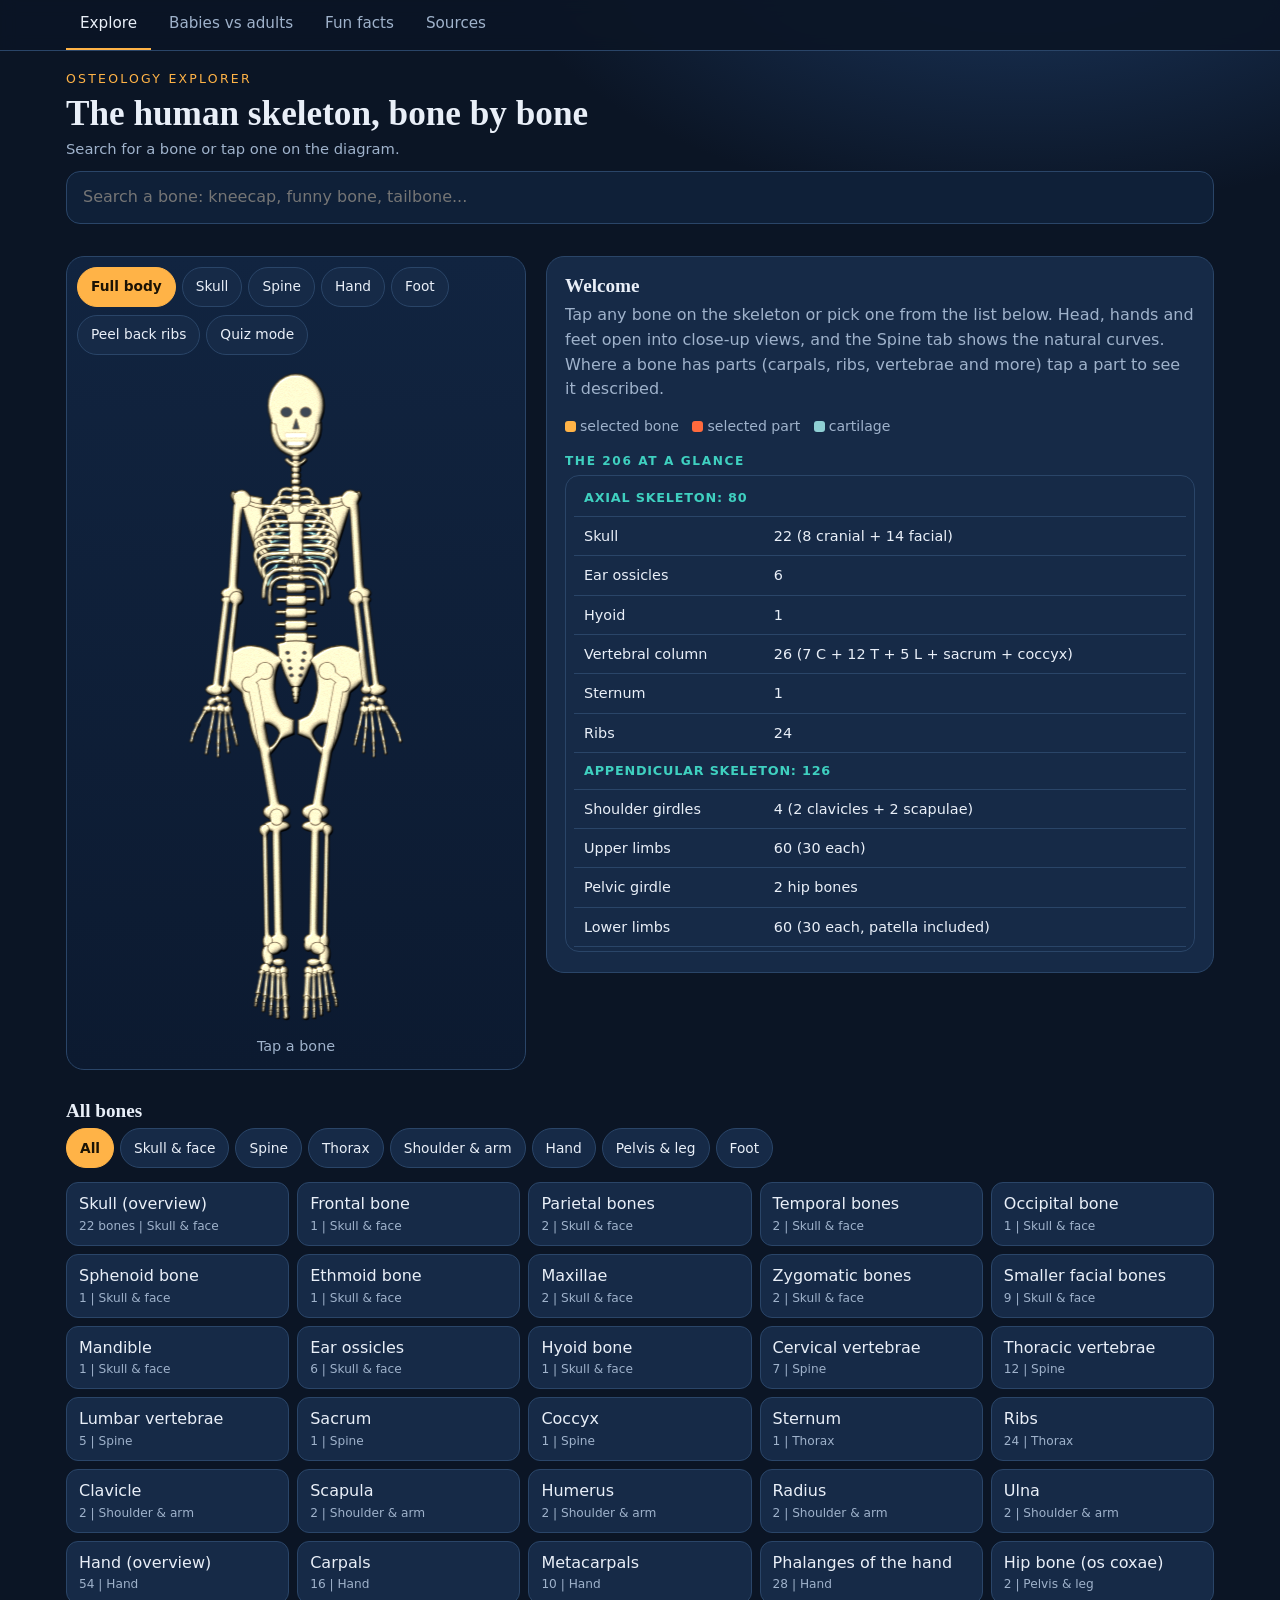
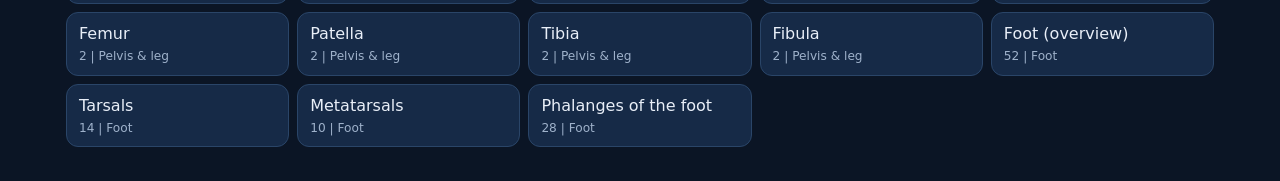
<file: index.html>
<!DOCTYPE html>
<html lang="en"><head><meta charset="utf-8">
<meta name="viewport" content="width=device-width, initial-scale=1">
<title>Osteology Explorer | The Human Skeleton, Bone by Bone</title><meta name="description" content="An interactive guide to the 206 bones of the adult skeleton: where each bone lives, what it does, clinical pearls and how babies differ from adults."><meta name="theme-color" content="#0b1525">
<link rel="stylesheet" href="style.css"></head><body>
<nav class="tabs"><div class="wrap"><a href="index.html" class="on">Explore</a><a href="growth.html">Babies vs adults</a><a href="fun.html">Fun facts</a><a href="about.html">Sources</a></div></nav>
<header class="hero slim"><div class="wrap">
  <p class="eyebrow">Osteology Explorer</p>
  <h1>The human skeleton, bone by bone</h1>
  <p class="sub">Search for a bone or tap one on the diagram.</p>
  <div class="searchbar"><input class="search" id="search" type="search" placeholder="Search a bone: kneecap, funny bone, tailbone..." aria-label="Search bones" autocomplete="off"><div class="sres" id="sres"></div></div>
</div></header>
<section id="explore" style="padding-top:8px"><div class="wrap">
  <div class="explorer">
    <div class="stage" id="stage">
      <div class="viewtabs" id="viewtabs"></div>
      <div class="toolbar"><button class="mini" id="peel">Peel back ribs</button><button class="mini" id="quizBtn">Quiz mode</button></div>
      <svg id="svg" viewBox="0 0 400 1030" preserveAspectRatio="xMidYMid meet" role="img" aria-label="Interactive skeleton diagram"></svg>
      <div class="hovertag" id="hovertag">Tap a bone</div>
    </div>
    <div class="info" id="info"></div>
  </div>
  <div class="indexbox"><h3>All bones</h3><div class="filters" id="filters"></div><div class="list" id="list"></div></div>
</div></section>
<div class="mbar" id="mbar"><span id="mname"></span><button class="btn pri" id="mgo">Details</button></div>

<script src="bones.js"></script></body></html>
</file>
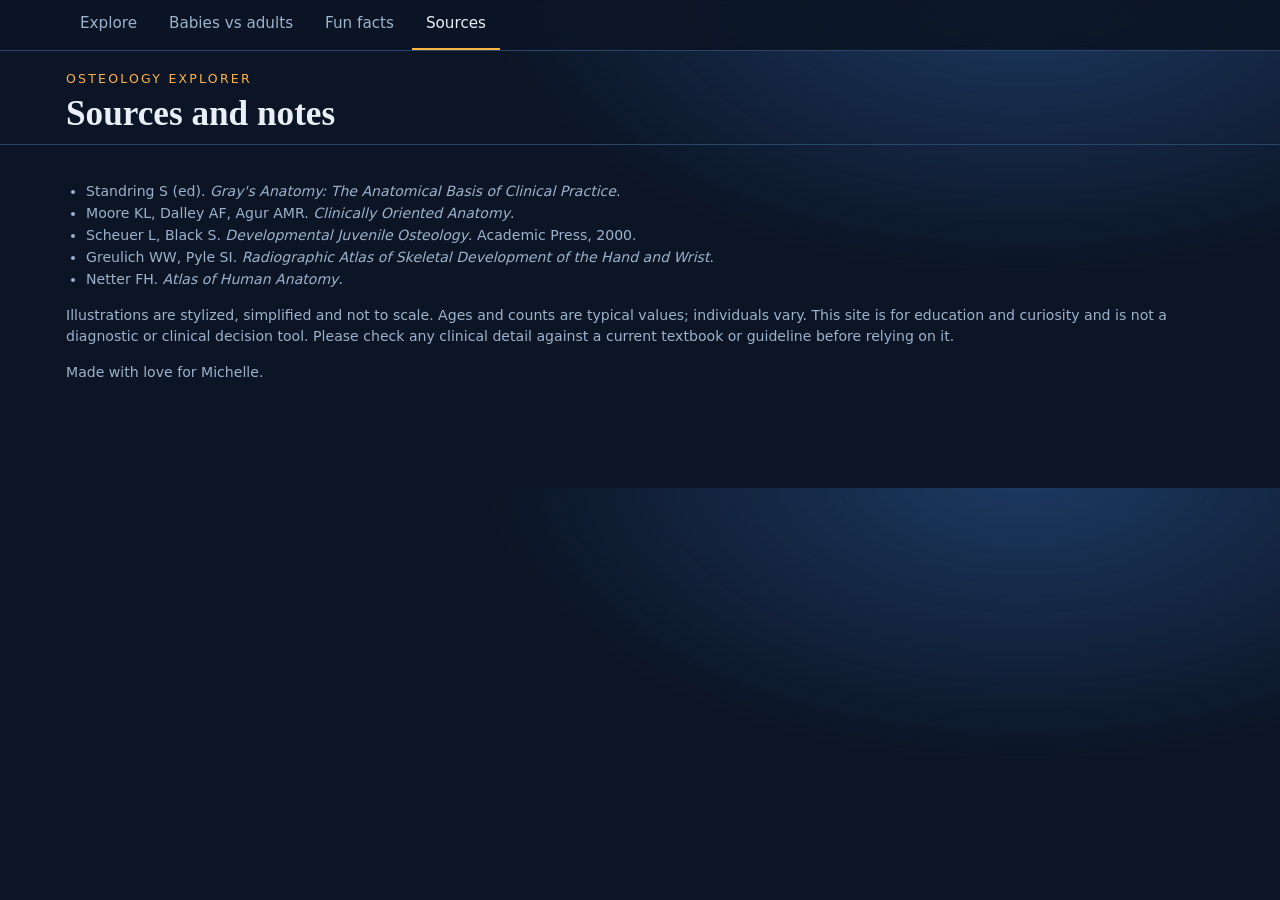
<file: about.html>
<!DOCTYPE html>
<html lang="en"><head><meta charset="utf-8">
<meta name="viewport" content="width=device-width, initial-scale=1">
<title>Sources | Osteology Explorer</title><meta name="description" content="References and notes."><meta name="theme-color" content="#0b1525">
<link rel="stylesheet" href="style.css"></head><body>
<nav class="tabs"><div class="wrap"><a href="index.html">Explore</a><a href="growth.html">Babies vs adults</a><a href="fun.html">Fun facts</a><a href="about.html" class="on">Sources</a></div></nav>
<header class="hero slim pagehead"><div class="wrap"><p class="eyebrow">Osteology Explorer</p><h1>Sources and notes</h1></div></header><footer><div class="wrap">
  
  <ul>
    <li>Standring S (ed). <i>Gray's Anatomy: The Anatomical Basis of Clinical Practice</i>.</li>
    <li>Moore KL, Dalley AF, Agur AMR. <i>Clinically Oriented Anatomy</i>.</li>
    <li>Scheuer L, Black S. <i>Developmental Juvenile Osteology</i>. Academic Press, 2000.</li>
    <li>Greulich WW, Pyle SI. <i>Radiographic Atlas of Skeletal Development of the Hand and Wrist</i>.</li>
    <li>Netter FH. <i>Atlas of Human Anatomy</i>.</li>
  </ul>
  <p>Illustrations are stylized, simplified and not to scale. Ages and counts are typical values; individuals vary. This site is for education and curiosity and is not a diagnostic or clinical decision tool. Please check any clinical detail against a current textbook or guideline before relying on it.</p>
  <p>Made with love for Michelle.</p>
</div></footer>

<script src="bones.js"></script></body></html>
</file>
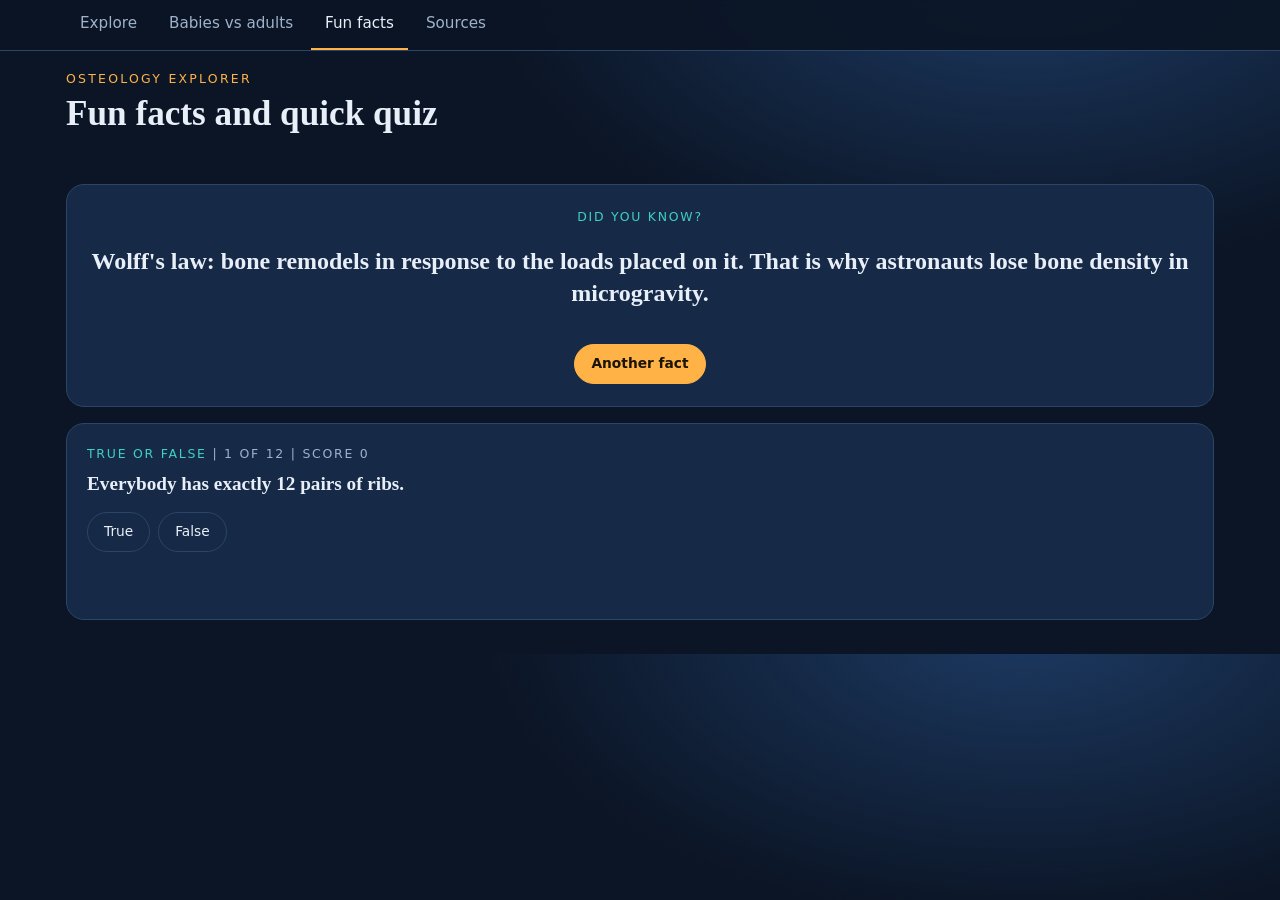
<file: fun.html>
<!DOCTYPE html>
<html lang="en"><head><meta charset="utf-8">
<meta name="viewport" content="width=device-width, initial-scale=1">
<title>Fun facts and quiz | Osteology Explorer</title><meta name="description" content="Bone fun facts and a true or false quiz."><meta name="theme-color" content="#0b1525">
<link rel="stylesheet" href="style.css"></head><body>
<nav class="tabs"><div class="wrap"><a href="index.html">Explore</a><a href="growth.html">Babies vs adults</a><a href="fun.html" class="on">Fun facts</a><a href="about.html">Sources</a></div></nav>
<header class="hero slim pagehead"><div class="wrap"><p class="eyebrow">Osteology Explorer</p><h1>Fun facts and quick quiz</h1></div></header><section id="fun"><div class="wrap">
  
  <div class="deck">
    <div class="tag" id="facttag">Did you know?</div>
    <p id="factText"></p>
    <button class="btn pri" id="nextFact">Another fact</button>
  </div>
  <div class="tf">
    <div class="tag" style="color:var(--hl2);font-size:.78rem;letter-spacing:.14em;text-transform:uppercase">True or false <span id="tfScore" style="color:var(--mute)"></span></div>
    <div class="q" id="tfQ"></div>
    <div class="row" id="tfBtns"><button class="btn" data-a="1">True</button><button class="btn" data-a="0">False</button></div>
    <div class="fb" id="tfFb"></div>
    <div class="row"><button class="btn pri" id="tfNext" style="display:none">Next</button></div>
  </div>
</div></section>


<script src="bones.js"></script></body></html>
</file>
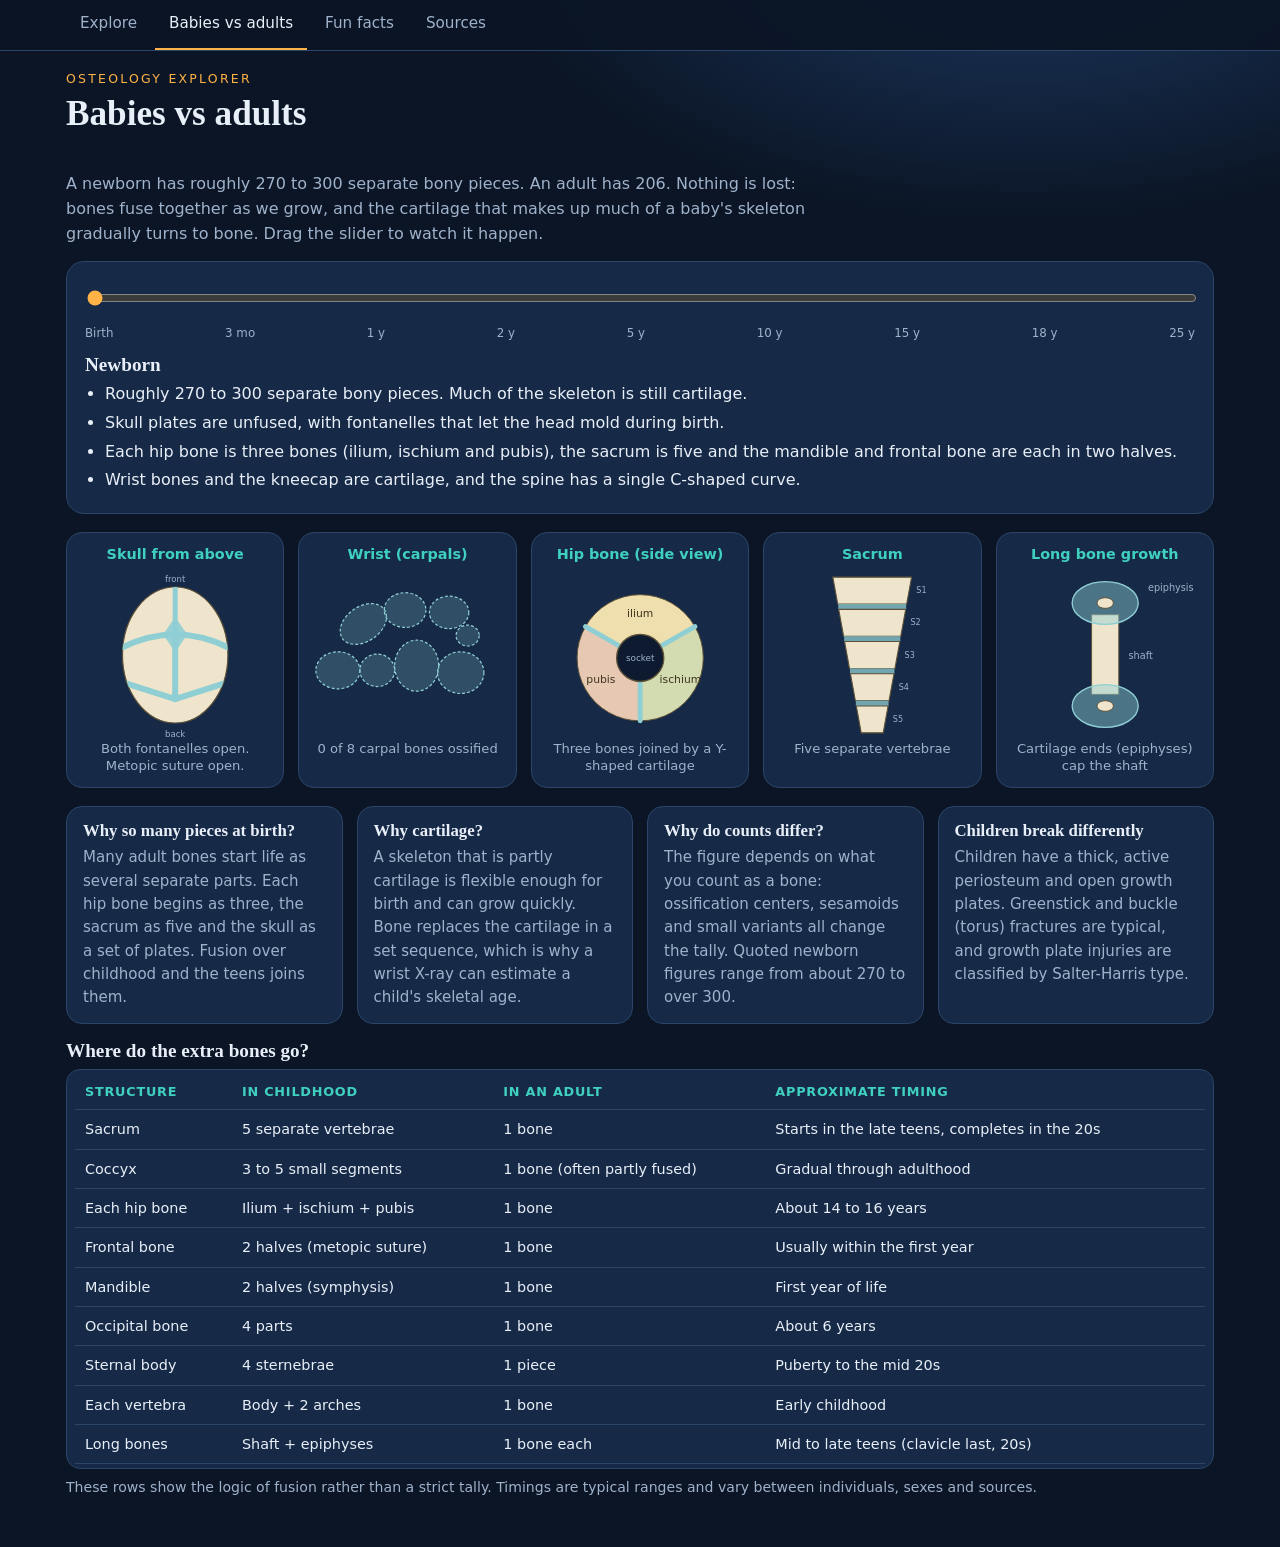
<file: growth.html>
<!DOCTYPE html>
<html lang="en"><head><meta charset="utf-8">
<meta name="viewport" content="width=device-width, initial-scale=1">
<title>Babies vs adults | Osteology Explorer</title><meta name="description" content="Why newborns have more bony pieces than adults and when they fuse."><meta name="theme-color" content="#0b1525">
<link rel="stylesheet" href="style.css"></head><body>
<nav class="tabs"><div class="wrap"><a href="index.html">Explore</a><a href="growth.html" class="on">Babies vs adults</a><a href="fun.html">Fun facts</a><a href="about.html">Sources</a></div></nav>
<header class="hero slim pagehead"><div class="wrap"><p class="eyebrow">Osteology Explorer</p><h1>Babies vs adults</h1></div></header><section id="growth"><div class="wrap">
  <h2 style="display:none">Babies vs adults</h2>
  <p class="lead">A newborn has roughly 270 to 300 separate bony pieces. An adult has 206. Nothing is lost: bones fuse together as we grow, and the cartilage that makes up much of a baby's skeleton gradually turns to bone. Drag the slider to watch it happen.</p>
  <div class="ager">
    <input type="range" id="age" min="0" max="8" step="1" value="0" aria-label="Age">
    <div class="ticks" id="ticks"></div>
    <h3 id="agetitle" style="margin-top:12px"></h3>
    <ul id="agelist"></ul>
  </div>
  <div class="widgets" id="widgets"></div>
  <div class="cols">
    <div class="card"><h3>Why so many pieces at birth?</h3><p>Many adult bones start life as several separate parts. Each hip bone begins as three, the sacrum as five and the skull as a set of plates. Fusion over childhood and the teens joins them.</p></div>
    <div class="card"><h3>Why cartilage?</h3><p>A skeleton that is partly cartilage is flexible enough for birth and can grow quickly. Bone replaces the cartilage in a set sequence, which is why a wrist X-ray can estimate a child's skeletal age.</p></div>
    <div class="card"><h3>Why do counts differ?</h3><p>The figure depends on what you count as a bone: ossification centers, sesamoids and small variants all change the tally. Quoted newborn figures range from about 270 to over 300.</p></div>
    <div class="card"><h3>Children break differently</h3><p>Children have a thick, active periosteum and open growth plates. Greenstick and buckle (torus) fractures are typical, and growth plate injuries are classified by Salter-Harris type.</p></div>
  </div>
  <h3>Where do the extra bones go?</h3>
  <div class="tbl"><table>
    <tr><th>Structure</th><th>In childhood</th><th>In an adult</th><th>Approximate timing</th></tr>
    <tr><td>Sacrum</td><td>5 separate vertebrae</td><td>1 bone</td><td>Starts in the late teens, completes in the 20s</td></tr>
    <tr><td>Coccyx</td><td>3 to 5 small segments</td><td>1 bone (often partly fused)</td><td>Gradual through adulthood</td></tr>
    <tr><td>Each hip bone</td><td>Ilium + ischium + pubis</td><td>1 bone</td><td>About 14 to 16 years</td></tr>
    <tr><td>Frontal bone</td><td>2 halves (metopic suture)</td><td>1 bone</td><td>Usually within the first year</td></tr>
    <tr><td>Mandible</td><td>2 halves (symphysis)</td><td>1 bone</td><td>First year of life</td></tr>
    <tr><td>Occipital bone</td><td>4 parts</td><td>1 bone</td><td>About 6 years</td></tr>
    <tr><td>Sternal body</td><td>4 sternebrae</td><td>1 piece</td><td>Puberty to the mid 20s</td></tr>
    <tr><td>Each vertebra</td><td>Body + 2 arches</td><td>1 bone</td><td>Early childhood</td></tr>
    <tr><td>Long bones</td><td>Shaft + epiphyses</td><td>1 bone each</td><td>Mid to late teens (clavicle last, 20s)</td></tr>
  </table></div>
  <p class="legend" style="margin-top:8px">These rows show the logic of fusion rather than a strict tally. Timings are typical ranges and vary between individuals, sexes and sources.</p>
</div></section>


<script src="bones.js"></script></body></html>
</file>
<file: style.css>
:root{--bg:#0b1525;--panel:#162a47;--panel2:#1c3558;--line:#2a4568;--ink:#e9eff8;--mute:#9fb2cb;--bone:#eadcb8;--edge:#3b3120;--hl:#ffb347;--hl2:#3fd0c0;--cart:#8fcfd4;--bad:#ff7b7b;--good:#6ee7a0;--serif:"Iowan Old Style","Palatino Linotype",Palatino,Georgia,serif}
*{box-sizing:border-box}
html{scroll-behavior:smooth}
body{margin:0;background:radial-gradient(900px 500px at 80% -5%,#1d3a63 0,transparent 60%),var(--bg);color:var(--ink);font:16px/1.55 system-ui,-apple-system,"Segoe UI",Roboto,sans-serif;-webkit-text-size-adjust:100%}
.wrap{max-width:1180px;margin:0 auto;padding:0 16px}
.eyebrow{letter-spacing:.18em;text-transform:uppercase;color:var(--hl);font-size:.78rem;margin:0 0 6px}
h1,h2,h3{font-family:var(--serif);font-weight:600;line-height:1.15}
h1{font-size:clamp(2rem,6.5vw,3.5rem);margin:0 0 10px}
h2{font-size:clamp(1.5rem,4vw,2.1rem);margin:0 0 8px}
h3{font-size:1.2rem;margin:0 0 6px}
.hero{padding:34px 0 18px}
.sub,.lead{color:var(--mute);max-width:780px;margin:0 0 8px}
.stats{display:flex;flex-wrap:wrap;gap:10px;margin-top:18px}
.stat{background:var(--panel);border:1px solid var(--line);border-radius:14px;padding:9px 14px;font-size:.85rem;color:var(--mute)}
.stat b{display:block;font:600 1.45rem var(--serif);color:var(--hl)}
nav.tabs{position:sticky;top:0;z-index:30;background:rgba(11,21,37,.92);backdrop-filter:blur(8px);-webkit-backdrop-filter:blur(8px);border-bottom:1px solid var(--line)}
nav.tabs .wrap{display:flex;gap:4px;overflow-x:auto}
nav.tabs a{color:var(--mute);text-decoration:none;padding:12px 14px;white-space:nowrap;font-size:.95rem;border-bottom:2px solid transparent}
nav.tabs a.on{color:var(--ink);border-color:var(--hl)}
section{padding:28px 0 34px;scroll-margin-top:44px}
.explorer{display:grid;grid-template-columns:minmax(320px,460px) 1fr;gap:20px;align-items:start;margin-top:14px}
.stage{position:sticky;top:52px;background:linear-gradient(#112440,#0c1a30);border:1px solid var(--line);border-radius:18px;padding:10px 10px 12px}
.viewtabs,.toolbar{display:flex;gap:6px;flex-wrap:wrap;margin-bottom:8px}
.viewtabs{flex-wrap:nowrap;overflow-x:auto}
.vt{white-space:nowrap}
.vt,.mini,.btn{background:var(--panel);color:var(--ink);border:1px solid var(--line);border-radius:999px;padding:6px 13px;font:inherit;font-size:.86rem;cursor:pointer}
.vt.on,.mini.on,.btn.pri{background:var(--hl);color:#1b1305;border-color:var(--hl);font-weight:600}
.btn{padding:8px 16px}
#svg{display:block;width:100%;height:min(74vh,780px);touch-action:manipulation;-webkit-tap-highlight-color:transparent}
.hovertag{min-height:1.5em;text-align:center;color:var(--mute);font-size:.9rem;margin-top:6px}
/* svg art */
.f{fill:var(--bone);stroke:var(--edge);stroke-width:1.1;vector-effect:non-scaling-stroke}
.uo{fill:var(--edge);stroke:var(--edge);stroke-width:1.9;stroke-linejoin:round;vector-effect:non-scaling-stroke}
.uf{fill:var(--bone)}
.ef{fill:none;stroke:var(--bone);stroke-linecap:round}
.eo{fill:none;stroke:var(--edge);stroke-linecap:round}
.hole{fill:#0d1a2f;stroke:var(--edge);stroke-width:1;vector-effect:non-scaling-stroke}
.cartl{fill:none;stroke:var(--cart);stroke-width:3.4;stroke-linecap:round}
.disc{fill:var(--cart);opacity:.5}
.tooth{fill:#fffdf5;stroke:#b3a784;stroke-width:.8;vector-effect:non-scaling-stroke}
.ctx{opacity:.38;pointer-events:none}
.cap{font:600 12px system-ui;fill:var(--mute);pointer-events:none}
.cap2{font:11px system-ui;fill:#7f95b2;pointer-events:none}
.bone{cursor:pointer}
.bone:hover{filter:brightness(1.1) drop-shadow(0 0 3px rgba(255,255,255,.4))}
.bone.sel .f,.bone.sel .uf{fill:var(--hl)}
.bone.sel .ef{stroke:var(--hl)}
.bone.sel .part.sub .f,.bone.sel .part.sub .uf{fill:#ff6a3d}
.bone.sel .part.sub .ef{stroke:#ff6a3d}
.bone.bad .f,.bone.bad .uf{fill:var(--bad)}
.bone.bad .ef{stroke:var(--bad)}
.bone.ok .f,.bone.ok .uf{fill:var(--good)}
.bone.ok .ef{stroke:var(--good)}
.peel [data-id="ribs"],.peel [data-id="sternum"]{opacity:.13;pointer-events:none}
.lbl{font-weight:700;fill:#fff;paint-order:stroke;stroke:#0b1525;stroke-width:4px;stroke-linejoin:round;pointer-events:none;font-family:system-ui,sans-serif}
/* info */
.info{background:var(--panel);border:1px solid var(--line);border-radius:18px;padding:18px 18px 20px;min-height:300px;scroll-margin-top:60px}
.badge{display:inline-block;font-size:.74rem;border:1px solid var(--line);border-radius:999px;padding:2px 10px;margin:0 6px 6px 0;color:var(--mute)}
.badge.hot{border-color:var(--hl);color:var(--hl)}
.sec{margin:14px 0 0}
.sec h4{margin:0 0 4px;font-size:.76rem;letter-spacing:.13em;text-transform:uppercase;color:var(--hl2)}
.sec p{margin:0}
.sec ul{margin:4px 0 0;padding-left:20px}
.sec li{margin:3px 0}
.callout{border-left:3px solid var(--hl);background:rgba(255,179,71,.08);padding:9px 12px;border-radius:0 10px 10px 0;margin-top:14px}
.callout h4{color:var(--hl);margin:0 0 4px;font-size:.76rem;letter-spacing:.13em;text-transform:uppercase}
.callout p{margin:0}
.callout.fun{border-color:var(--hl2);background:rgba(63,208,192,.08)}
.callout.fun h4{color:var(--hl2)}
.callout.baby{border-color:#b79cff;background:rgba(183,156,255,.09)}
.callout.baby h4{color:#c9b6ff}
.partbox{margin-top:12px;padding:9px 12px;border:1px dashed #ff6a3d;border-radius:10px;background:rgba(255,106,61,.07)}
.partbox b{color:#ff9a78}
.row{display:flex;gap:8px;flex-wrap:wrap;margin-top:14px}
.legend{color:var(--mute);font-size:.88rem}
.legend i{display:inline-block;width:11px;height:11px;border-radius:3px;margin:0 4px -1px 0}
table{width:100%;border-collapse:collapse;font-size:.9rem}
th,td{padding:8px 10px;border-bottom:1px solid var(--line);text-align:left;vertical-align:top}
th{color:var(--hl2);font-weight:600;font-size:.8rem;letter-spacing:.06em;text-transform:uppercase}
.tbl{overflow-x:auto;background:var(--panel);border:1px solid var(--line);border-radius:14px;padding:4px 8px}
.qbox .big{font:600 1.7rem var(--serif);color:var(--hl);margin:6px 0}
.qbox .score{color:var(--mute)}
.fb{min-height:1.6em;margin-top:8px}
.fb.good{color:var(--good)}.fb.bad{color:var(--bad)}
/* index */
.indexbox{margin-top:30px}
.search{width:100%;max-width:420px;padding:10px 14px;border-radius:12px;border:1px solid var(--line);background:#0f2038;color:var(--ink);font:inherit;margin:6px 0 10px}
.filters{display:flex;gap:6px;overflow-x:auto;padding-bottom:6px;margin-bottom:8px}
.filters .mini{white-space:nowrap}
.list{display:grid;grid-template-columns:repeat(auto-fill,minmax(210px,1fr));gap:8px}
.item{text-align:left;background:var(--panel);border:1px solid var(--line);color:var(--ink);border-radius:12px;padding:9px 12px;font:inherit;cursor:pointer}
.item small{display:block;color:var(--mute);font-size:.76rem}
.item.on{border-color:var(--hl);background:var(--panel2)}
.item:hover{border-color:var(--hl2)}
/* growth */
.ager{background:var(--panel);border:1px solid var(--line);border-radius:18px;padding:16px 18px;margin-top:14px}
.ager input[type=range]{width:100%;accent-color:var(--hl);height:34px}
.ticks{display:flex;justify-content:space-between;font-size:.74rem;color:var(--mute)}
.ager ul{margin:6px 0 0;padding-left:20px}
.ager li{margin:4px 0}
.widgets{display:grid;grid-template-columns:repeat(auto-fit,minmax(180px,1fr));gap:14px;margin:18px 0}
.wcard{background:var(--panel);border:1px solid var(--line);border-radius:16px;padding:10px 10px 12px;text-align:center}
.wcard svg{width:100%;height:170px;display:block}
.wcard h4{margin:0 0 4px;font-size:.9rem;color:var(--hl2)}
.wcard small{color:var(--mute);display:block;min-height:2.6em;font-size:.82rem;line-height:1.35}
.cols{display:grid;grid-template-columns:repeat(auto-fit,minmax(260px,1fr));gap:14px;margin:16px 0}
.card{background:var(--panel);border:1px solid var(--line);border-radius:16px;padding:14px 16px}
.card h3{font-size:1.05rem}
.card p{margin:0;color:var(--mute);font-size:.94rem}
.cartx{fill:rgba(143,207,212,.22);stroke:var(--cart);stroke-width:1.2;stroke-dasharray:3 2;vector-effect:non-scaling-stroke}
/* fun */
.deck{background:var(--panel);border:1px solid var(--line);border-radius:18px;padding:22px;margin-top:12px;text-align:center}
.deck p{font:600 clamp(1.1rem,3vw,1.5rem)/1.35 var(--serif);margin:0 0 16px;min-height:4.2em;display:flex;align-items:center;justify-content:center}
.deck .tag{color:var(--hl2);font-size:.78rem;letter-spacing:.14em;text-transform:uppercase}
.tf{background:var(--panel);border:1px solid var(--line);border-radius:18px;padding:20px;margin-top:16px}
.tf .q{font:600 1.2rem/1.4 var(--serif);margin:8px 0 14px}
footer{border-top:1px solid var(--line);padding:22px 0 90px;color:var(--mute);font-size:.88rem}
footer ul{padding-left:20px}
.mbar{position:fixed;left:10px;right:10px;bottom:10px;z-index:40;background:var(--panel2);border:1px solid var(--hl);border-radius:14px;padding:10px 12px;display:none;align-items:center;justify-content:space-between;gap:10px;box-shadow:0 8px 30px rgba(0,0,0,.55)}
@media(max-width:860px){.vt,.mini{padding:6px 10px;font-size:.82rem}.explorer{grid-template-columns:1fr}.stage{position:static}#svg{height:66vh}.mbar.show{display:flex}}

/* ===== multi-page + mobile ===== */
.hero.slim{padding:18px 0 6px}
.hero.slim h1{font-size:clamp(1.5rem,5vw,2.2rem);margin:0 0 4px}
.hero.slim .sub{font-size:.92rem;margin:0}
.searchbar{position:relative;margin:10px 0 4px}
.searchbar .search{max-width:none;margin:0;font-size:16px;padding:13px 16px;border-radius:14px}
.sres{display:none;position:absolute;left:0;right:0;top:100%;margin-top:4px;background:var(--panel2);border:1px solid var(--hl);border-radius:14px;z-index:35;box-shadow:0 10px 30px rgba(0,0,0,.55);overflow:hidden}
.sres.open{display:block}
.sres .item{display:flex;width:100%;justify-content:space-between;align-items:center;gap:8px;text-align:left;padding:12px 14px;min-height:44px;border:0;border-bottom:1px solid var(--line);border-radius:0;background:none;color:var(--ink);font:inherit;cursor:pointer}
.sres .item small{color:var(--mute)}
.sres .item:last-child{border-bottom:0}
.pagehead{padding-top:22px}
body{overflow-x:hidden}
.btn,.mini,.vt,.item{min-height:40px}
input[type=range]{width:100%;min-height:36px}
.tbl{overflow-x:auto;-webkit-overflow-scrolling:touch}
@media(max-width:860px){
 .wrap{padding:0 12px}
 section{padding:14px 0 24px}
 .stage{padding:8px 8px 10px;border-radius:14px}
 #svg{height:62vh}
 .cols{grid-template-columns:1fr!important}
 .widgets{grid-template-columns:repeat(2,1fr)!important}
 .list{grid-template-columns:1fr 1fr!important}
 nav.tabs a{padding:13px 12px;font-size:.92rem}
 .stats{gap:8px}.stat{flex:1 1 44%}
 table{font-size:.82rem}
}
@media(max-width:420px){.widgets{grid-template-columns:1fr!important}.list{grid-template-columns:1fr!important}}
.stage{scroll-margin-top:52px}
</file>
